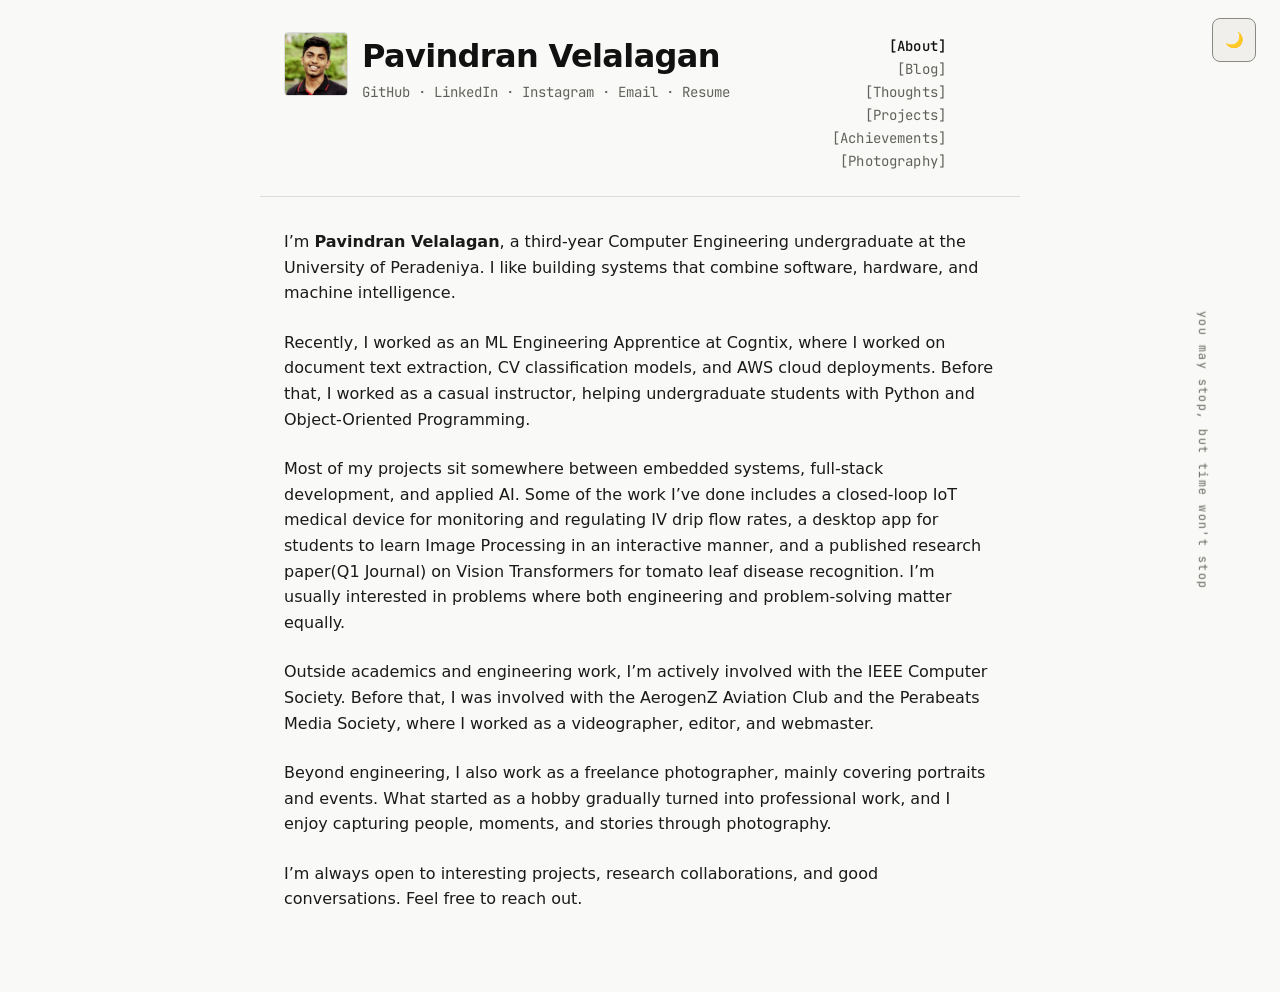
<file: index.html>
<!DOCTYPE html>
<html lang="en" data-theme="light">

<head>
  <meta charset="UTF-8" />
  <meta name="viewport" content="width=device-width, initial-scale=1.0" />
  <title>Pavindran Velalagan</title>
  <meta name="description"
    content="Portfolio of Pavindran Velalagan — Computer Engineering undergraduate, ML engineer, and builder of software and hardware systems." />
  <link rel="preconnect" href="https://fonts.googleapis.com" />
  <link rel="preconnect" href="https://fonts.gstatic.com" crossorigin />
  <link href="https://fonts.googleapis.com/css2?family=JetBrains+Mono:wght@300;400;500&display=swap" rel="stylesheet" />
  <link rel="stylesheet" href="style.css" />
  <link rel="icon" type="image/jpeg" href="docs/Pavindran.jpg" />
  <meta name="google-site-verification" content="TGgn_bEb4PueL32ZOj15AbenUt-0M1rpDxhKr2cJ-gc" />
  <!-- Google tag (gtag.js) -->
  <script async src="https://www.googletagmanager.com/gtag/js?id=G-84J6QSXKP3"></script>
  <script>
  window.dataLayer = window.dataLayer || [];
  function gtag(){dataLayer.push(arguments);}
  gtag('js', new Date());

  gtag('config', 'G-84J6QSXKP3');
  </script>

</head>

<body>

  <!-- Theme Toggle -->
  <button id="theme-toggle" class="theme-toggle" aria-label="Toggle theme" title="Toggle light/dark theme">
    <span class="toggle-icon" id="toggle-icon">🌙</span>
  </button>

  <!-- Vertical Side Text -->
  <div class="side-text">you may stop, but time won't stop</div>

  <!-- Header -->
  <header class="header">
    <div class="header-left">
      <div class="avatar-wrap">
        <img src="docs/Pavindran.jpg" alt="Pavindran Velalagan" class="avatar" />
      </div>
      <div class="header-info">
        <h1 class="name">Pavindran Velalagan</h1>
        <div class="header-links">
          <a href="https://github.com/pavindranvelalagan" target="_blank" rel="noopener">GitHub</a>
          <span class="dot">·</span>
          <a href="https://linkedin.com/in/pavindran-velalagan-404646214" target="_blank" rel="noopener">LinkedIn</a>
          <span class="dot">·</span>
          <!-- <a href="https://x.com/px_pavi" target="_blank" rel="noopener">X</a>
          <span class="dot">·</span> -->
          <a href="https://www.instagram.com/pavindran.px/" target="_blank" rel="noopener">Instagram</a>
          <span class="dot">·</span>
          <a href="mailto:pavindran.px@gmail.com">Email</a>
          <span class="dot">·</span>
          <a href="docs/PavindranV CV.pdf" target="_blank" rel="noopener">Resume</a>
        </div>
      </div>
    </div>
    <nav class="nav" aria-label="Main navigation">
      <a href="#" class="nav-link active" data-page="about">[About]</a>
      <a href="#" class="nav-link" data-page="blog">[Blog]</a>
      <a href="#" class="nav-link" data-page="thoughts">[Thoughts]</a>
      <a href="#" class="nav-link" data-page="projects">[Projects]</a>
      <a href="#" class="nav-link" data-page="achievements">[Achievements]</a>
      <a href="#" class="nav-link" data-page="photography">[Photography]</a>
    </nav>
  </header>

  <div class="divider"></div>

  <!-- Main Content -->
  <main class="main">

    <!-- ===== ABOUT PAGE ===== -->
    <section class="page active" id="page-about">
      <div class="about-text">
        <p>
          I’m <strong>Pavindran Velalagan</strong>, a third-year Computer Engineering undergraduate at the University of
          Peradeniya. I like building systems that combine software, hardware, and machine intelligence.
        </p>
        <p>
          Recently, I worked as an ML Engineering Apprentice at Cogntix, where I worked on document text extraction, CV
          classification models, and AWS cloud deployments. Before that, I worked as a casual instructor, helping
          undergraduate students with Python and Object-Oriented Programming.
        </p>
        <p>
          Most of my projects sit somewhere between embedded systems, full-stack development, and applied AI. Some of
          the work I’ve done includes a closed-loop IoT medical device for monitoring and regulating IV drip flow rates,
          a desktop app for students to learn Image Processing in an interactive manner, and a published research paper(Q1 Journal) on Vision
          Transformers for tomato leaf disease recognition. I’m usually interested in problems where both engineering
          and problem-solving matter equally.
        </p>
        <p>
          Outside academics and engineering work, I’m actively involved with the IEEE Computer Society. Before that, I
          was involved with the AerogenZ Aviation Club and the Perabeats Media Society, where I worked as a
          videographer, editor, and webmaster.
        </p>
        <p>
          Beyond engineering, I also work as a freelance photographer, mainly covering portraits and events. What
          started as a hobby gradually turned into professional work, and I enjoy capturing people, moments, and stories
          through photography.
        </p>
        <p>
          I’m always open to interesting projects, research collaborations, and good conversations. Feel free to reach
          out.
        </p>
      </div>
    </section>

    <!-- ===== BLOG PAGE ===== -->
    <section class="page" id="page-blog">
      <!-- Blog List View -->
      <div id="blog-list-view">
        <div class="blog-intro">
          <p>Tutorials, documentations, and deep dives on software, hardware, and LITERALLY WHATEVER!</p>
        </div>
        <div class="blog-filter-container" id="blog-filter-container">
          <!-- dynamically generated dropdown -->
        </div>
        <div class="blog-list" id="blog-list-container">
          <!-- Blog items will be dynamically generated -->
        </div>
      </div>

      <!-- Blog Detail View (hidden by default) -->
      <div id="blog-detail-view" style="display: none;">
        <button id="blog-back-btn" class="blog-back-btn">← [Back to Blogs]</button>
        <article id="blog-detail-content" class="blog-detail-content">
          <!-- Full blog content will be dynamically generated -->
        </article>
      </div>
    </section>

    <!-- ===== PROJECTS PAGE ===== -->
    <section class="page" id="page-projects">

      <!-- Filter Tabs -->
      <div class="filter-tabs" role="tablist" aria-label="Project filter">
        <button class="filter-tab active" data-filter="all" role="tab" aria-selected="true">All</button>
        <button class="filter-tab" data-filter="software" role="tab" aria-selected="false">Software</button>
        <button class="filter-tab" data-filter="iot" role="tab" aria-selected="false">IoT / Embedded</button>
        <button class="filter-tab" data-filter="publication" role="tab" aria-selected="false">Publications</button>
      </div>

      <div class="projects-list" id="projects-list">

        <!-- Smart IV Retrofit Controller — IoT -->
        <div class="project-item" data-category="iot">
          <div class="project-info">
            <div class="project-title-row">
              <a href="https://github.com/cepdnaclk/e21-3yp-Smart-IV" target="_blank" rel="noopener"
                class="project-title">[Smart IV Retrofit Controller]</a>
              <a href="https://github.com/cepdnaclk/e21-3yp-Smart-IV" target="_blank" rel="noopener" class="github-icon"
                title="View on GitHub">
                <svg width="15" height="15" viewBox="0 0 24 24" fill="currentColor">
                  <path
                    d="M12 0C5.37 0 0 5.37 0 12c0 5.31 3.435 9.795 8.205 11.385.6.105.825-.255.825-.57 0-.285-.015-1.23-.015-2.235-3.015.555-3.795-.735-4.035-1.41-.135-.345-.72-1.41-1.23-1.695-.42-.225-1.02-.78-.015-.795.945-.015 1.62.87 1.845 1.23 1.08 1.815 2.805 1.305 3.495.99.105-.78.42-1.305.765-1.605-2.67-.3-5.46-1.335-5.46-5.925 0-1.305.465-2.385 1.23-3.225-.12-.3-.54-1.53.12-3.18 0 0 1.005-.315 3.3 1.23.96-.27 1.98-.405 3-.405s2.04.135 3 .405c2.295-1.56 3.3-1.23 3.3-1.23.66 1.65.24 2.88.12 3.18.765.84 1.23 1.905 1.23 3.225 0 4.605-2.805 5.625-5.475 5.925.435.375.81 1.095.81 2.22 0 1.605-.015 2.895-.015 3.3 0 .315.225.69.825.57A12.02 12.02 0 0 0 24 12c0-6.63-5.37-12-12-12z" />
                </svg>
              </a>
              <span class="project-badge badge-iot">IoT / Embedded</span>
              <span class="project-date">Jan 2026 – Present</span>
            </div>
            <p class="project-tech">ESP32 · MQTT · C++ · Hardware Design · IoT</p>
            <p class="project-desc">
              Developing a closed-loop medical device to bridge the gap between inaccurate gravity-fed drips
              and costly volumetric infusion pumps. Implements an intelligent stepper motor mechanism with an
              IR drop counter to automatically regulate flow rate, and integrates IoT connectivity via MQTT
              to a centralized ward dashboard for real-time monitoring.
            </p>
          </div>
          <div class="project-gif">
            <img
              src="https://media3.giphy.com/media/v1.Y2lkPTc5MGI3NjExYzgwNzJlZGpvbWo3ZHE4dno5cHpqcmtwdDd4ZHN0OGJuZDBudGk1NSZlcD12MV9pbnRlcm5hbF9naWZfYnlfaWQmY3Q9Zw/zxaWSUXx2YU4AOZq30/giphy.gif"
              alt="IoT device demo" loading="lazy" />
          </div>
        </div>

        <!-- Kanakku — Software -->
        <div class="project-item" data-category="software">
          <div class="project-info">
            <div class="project-title-row">
              <a href="https://github.com/pavindranvelalagan/kanakku" target="_blank" rel="noopener"
                class="project-title">[Kanakku - A Cross Platform App]</a>
              <a href="https://github.com/pavindranvelalagan/kanakku" target="_blank" rel="noopener" class="github-icon"
                title="View on GitHub">
                <svg width="15" height="15" viewBox="0 0 24 24" fill="currentColor">
                  <path
                    d="M12 0C5.37 0 0 5.37 0 12c0 5.31 3.435 9.795 8.205 11.385.6.105.825-.255.825-.57 0-.285-.015-1.23-.015-2.235-3.015.555-3.795-.735-4.035-1.41-.135-.345-.72-1.41-1.23-1.695-.42-.225-1.02-.78-.015-.795.945-.015 1.62.87 1.845 1.23 1.08 1.815 2.805 1.305 3.495.99.105-.78.42-1.305.765-1.605-2.67-.3-5.46-1.335-5.46-5.925 0-1.305.465-2.385 1.23-3.225-.12-.3-.54-1.53.12-3.18 0 0 1.005-.315 3.3 1.23.96-.27 1.98-.405 3-.405s2.04.135 3 .405c2.295-1.56 3.3-1.23 3.3-1.23.66 1.65.24 2.88.12 3.18.765.84 1.23 1.905 1.23 3.225 0 4.605-2.805 5.625-5.475 5.925.435.375.81 1.095.81 2.22 0 1.605-.015 2.895-.015 3.3 0 .315.225.69.825.57A12.02 12.02 0 0 0 24 12c0-6.63-5.37-12-12-12z" />
                </svg>
              </a>
              <span class="project-badge badge-software">Software</span>
              <span class="project-date">Dec 2025</span>
            </div>
            <p class="project-tech">Flutter · Dart · SQLite · Cross-platform · Mobile App</p>
            <p class="project-desc">
              Kanakku is a minimalist, offline-first Flutter app. Developed in spare time to manage shared expenses
              and split bills among friends, as well as track active subscriptions. Built with a clean offline-first
              architecture for easy local ledger keeping.
            </p>
          </div>
          <div class="project-gif">
            <img
              src="https://media.giphy.com/media/v1.Y2lkPTc5MGI3NjExYzJsNnByZTJvZDczdTNtcjhsbHBxcGtzZTY1ZHYzaG9uZHl3dGZnbCZlcD12MV9naWZzX3NlYXJjaCZjdD1n/QWd0DkjWZrH3bxW1c9/giphy.gif"
              alt="Kanakku app demo" loading="lazy" />
          </div>
        </div>

        <!-- Image Processing Learning Lab — Software -->
        <div class="project-item" data-category="software">
          <div class="project-info">
            <div class="project-title-row">
              <a href="https://github.com/pavindranvelalagan/image-processing-learning-lab" target="_blank"
                rel="noopener" class="project-title">[Image Processing Learning Lab]</a>
              <a href="https://github.com/pavindranvelalagan/image-processing-learning-lab" target="_blank"
                rel="noopener" class="github-icon" title="View on GitHub">
                <svg width="15" height="15" viewBox="0 0 24 24" fill="currentColor">
                  <path
                    d="M12 0C5.37 0 0 5.37 0 12c0 5.31 3.435 9.795 8.205 11.385.6.105.825-.255.825-.57 0-.285-.015-1.23-.015-2.235-3.015.555-3.795-.735-4.035-1.41-.135-.345-.72-1.41-1.23-1.695-.42-.225-1.02-.78-.015-.795.945-.015 1.62.87 1.845 1.23 1.08 1.815 2.805 1.305 3.495.99.105-.78.42-1.305.765-1.605-2.67-.3-5.46-1.335-5.46-5.925 0-1.305.465-2.385 1.23-3.225-.12-.3-.54-1.53.12-3.18 0 0 1.005-.315 3.3 1.23.96-.27 1.98-.405 3-.405s2.04.135 3 .405c2.295-1.56 3.3-1.23 3.3-1.23.66 1.65.24 2.88.12 3.18.765.84 1.23 1.905 1.23 3.225 0 4.605-2.805 5.625-5.475 5.925.435.375.81 1.095.81 2.22 0 1.605-.015 2.895-.015 3.3 0 .315.225.69.825.57A12.02 12.02 0 0 0 24 12c0-6.63-5.37-12-12-12z" />
                </svg>
              </a>
              <span class="project-badge badge-software">Software</span>
              <span class="project-date">Nov – Dec 2025</span>
            </div>
            <p class="project-tech">Python · PyQt5 · OpenCV · NumPy · Matplotlib</p>
            <p class="project-desc">
              An offline desktop lab application for the Digital Image Processing course. Implements
              visualization for syllabus-aligned operations including Histograms, K-Means segmentation,
              Fourier Transform, and simple CNNs. Features a "Learn This" panel providing intuition,
              formulas, and real-world use cases alongside live code execution.
            </p>
          </div>
          <div class="project-gif">
            <img
              src="https://media.giphy.com/media/v1.Y2lkPTc5MGI3NjExZHlnOGQ0azltOHR0NXN0am95b3BqdDNpMGJ0dXl6ajdycmRiaWN4NiZlcD12MV9naWZzX3NlYXJjaCZjdD1n/SGVjk4dMDMk7TgTnZM/giphy.gif"
              alt="Image processing demo" loading="lazy" />
          </div>
        </div>

        <!-- Event Management System — Software -->
        <div class="project-item" data-category="software">
          <div class="project-info">
            <div class="project-title-row">
              <a href="https://github.com/pavindranvelalagan/NexEvent_Event_Management_System" target="_blank"
                rel="noopener" class="project-title">[Event Management System]</a>
              <a href="https://github.com/pavindranvelalagan/NexEvent_Event_Management_System" target="_blank"
                rel="noopener" class="github-icon" title="View on GitHub">
                <svg width="15" height="15" viewBox="0 0 24 24" fill="currentColor">
                  <path
                    d="M12 0C5.37 0 0 5.37 0 12c0 5.31 3.435 9.795 8.205 11.385.6.105.825-.255.825-.57 0-.285-.015-1.23-.015-2.235-3.015.555-3.795-.735-4.035-1.41-.135-.345-.72-1.41-1.23-1.695-.42-.225-1.02-.78-.015-.795.945-.015 1.62.87 1.845 1.23 1.08 1.815 2.805 1.305 3.495.99.105-.78.42-1.305.765-1.605-2.67-.3-5.46-1.335-5.46-5.925 0-1.305.465-2.385 1.23-3.225-.12-.3-.54-1.53.12-3.18 0 0 1.005-.315 3.3 1.23.96-.27 1.98-.405 3-.405s2.04.135 3 .405c2.295-1.56 3.3-1.23 3.3-1.23.66 1.65.24 2.88.12 3.18.765.84 1.23 1.905 1.23 3.225 0 4.605-2.805 5.625-5.475 5.925.435.375.81 1.095.81 2.22 0 1.605-.015 2.895-.015 3.3 0 .315.225.69.825.57A12.02 12.02 0 0 0 24 12c0-6.63-5.37-12-12-12z" />
                </svg>
              </a>
              <span class="project-badge badge-software">Software</span>
              <span class="project-date">Aug – Nov 2025</span>
            </div>
            <p class="project-tech">React · TypeScript · Node.js (Fastify) · PostgreSQL · Google Gemini</p>
            <p class="project-desc">
              Full-stack API-first monorepo with role-based JWT authentication and Zod schema validation.
              Integrated an AI-driven "Budget Bot" powered by Google Gemini to analyze expenses and surface
              spending insights. Features automatic database bootstrapping, mock data seeding, and expense
              analytics dashboards.
            </p>
          </div>
          <div class="project-gif">
            <img
              src="https://media4.giphy.com/media/v1.Y2lkPTc5MGI3NjExZm9meDJwMmF1YnJtYWUya25hZXBvOXAycDAzaHpweHEzNWdidnVnMCZlcD12MV9pbnRlcm5hbF9naWZfYnlfaWQmY3Q9Zw/u1WhXLjwgcXpHJBMRM/giphy.gif"
              alt="Event management system demo" loading="lazy" />
          </div>
        </div>

        <!-- Data Analytics Web App — Software -->
        <div class="project-item" data-category="software">
          <div class="project-info">
            <div class="project-title-row">
              <a href="https://github.com/pavindranvelalagan/Data-analytics" target="_blank" rel="noopener"
                class="project-title">[Data
                Analytics Web App]</a>
              <a href="https://github.com/pavindranvelalagan/Data-analytics" target="_blank" rel="noopener"
                class="github-icon" title="View on GitHub">
                <svg width="15" height="15" viewBox="0 0 24 24" fill="currentColor">
                  <path
                    d="M12 0C5.37 0 0 5.37 0 12c0 5.31 3.435 9.795 8.205 11.385.6.105.825-.255.825-.57 0-.285-.015-1.23-.015-2.235-3.015.555-3.795-.735-4.035-1.41-.135-.345-.72-1.41-1.23-1.695-.42-.225-1.02-.78-.015-.795.945-.015 1.62.87 1.845 1.23 1.08 1.815 2.805 1.305 3.495.99.105-.78.42-1.305.765-1.605-2.67-.3-5.46-1.335-5.46-5.925 0-1.305.465-2.385 1.23-3.225-.12-.3-.54-1.53.12-3.18 0 0 1.005-.315 3.3 1.23.96-.27 1.98-.405 3-.405s2.04.135 3 .405c2.295-1.56 3.3-1.23 3.3-1.23.66 1.65.24 2.88.12 3.18.765.84 1.23 1.905 1.23 3.225 0 4.605-2.805 5.625-5.475 5.925.435.375.81 1.095.81 2.22 0 1.605-.015 2.895-.015 3.3 0 .315.225.69.825.57A12.02 12.02 0 0 0 24 12c0-6.63-5.37-12-12-12z" />
                </svg>
              </a>
              <span class="project-badge badge-software">Software</span>
              <span class="project-date">Apr – Jun 2018</span>
            </div>
            <p class="project-tech">Python (Django) · JavaScript · PHP · MySQL</p>
            <p class="project-desc">
              Solo-developed a web app allowing CSV/Excel data import and generation of complex analytical
              graphs. Selected as a finalist in the <strong>Yarl Geek Challenge 2018</strong>.
            </p>
          </div>
          <div class="project-gif">
            <img
              src="https://media3.giphy.com/media/v1.Y2lkPTc5MGI3NjExcm5manU1aTZwc2pndnJhNGZnZjU5MW9laTh1aDF4a2UxZGRocjBvciZlcD12MV9pbnRlcm5hbF9naWZfYnlfaWQmY3Q9Zw/xT5LMWNOjGqJzUfyve/giphy.gif"
              alt="Data analytics demo" loading="lazy" />
          </div>
        </div>

        <!-- ViT-RoT Publication — Publication -->
        <div class="project-item" data-category="publication">
          <div class="project-info">
            <div class="project-title-row">
              <a href="https://www.mdpi.com/2624-7402/7/6/185" target="_blank" rel="noopener"
                class="project-title">[ViT-RoT: Vision Transformer-Based Robust Framework for Tomato Leaf Disease
                Recognition]</a>
              <span class="project-badge badge-pub">Publication</span>
              <span class="project-date">Jun 10, 2025</span>
            </div>
            <p class="project-tech">Vision Transformers · Deep Learning · Python · AgriEngineering</p>
            <p class="project-desc">
              <strong>Pavindran Velalagan</strong> et al. Published in <em>MDPI – AgriEngineering</em>, June 2025.
              A robust ViT-based framework for automated recognition of tomato leaf diseases,
              achieving high accuracy with a focus on practical agricultural deployment.
              <br />
              <a href="https://www.mdpi.com/2624-7402/7/6/185" target="_blank" rel="noopener" class="pub-link">→ Read
                paper</a>
            </p>
          </div>
          <div class="project-gif project-gif-pub">
            <img
              src="https://media1.giphy.com/media/v1.Y2lkPTc5MGI3NjExdDJicTBvZWgxZHU3ODU2amt5b2NzbnMweWJkanVxamVka2pldGNuciZlcD12MV9pbnRlcm5hbF9naWZfYnlfaWQmY3Q9Zw/5bo80GJx2qsHm0aITX/giphy.gif"
              alt="Research publication" loading="lazy" />
          </div>
        </div>

      </div>
    </section>

    <!-- ===== ACHIEVEMENTS PAGE ===== -->
    <section class="page" id="page-achievements">
      <div class="achievements-list">



        <div class="achievement-item">
  <span class="achievement-title">
    Winner — Best Innovative Product (Central Province) at SLASSCOM National Ingenuity Awards 2026
  </span>
  <span class="achievement-date">Jun 2026</span>
  <p class="achievement-desc">
    Awarded for Smart IV, our 3rd Year Project, at the SLASSCOM National Ingenuity Awards 2026.
  </p>
</div>

<div class="achievement-item">
  <span class="achievement-title">
    1st Runner Up — NetX IoT Challenge 2026
  </span>
  <span class="achievement-date">Sep 2026</span>
  <p class="achievement-desc">
    Secured 1st Runner Up in the IoT competition with the Smart IV project.
  </p>
</div>

<div class="achievement-item">
  <span class="achievement-title">
    Finalist — InnovIoT Challenge 2026
  </span>
  <span class="achievement-date">Sep 2026</span>
  <p class="achievement-desc">
    Selected as a finalist in the IoT competition with the Smart IV project.
  </p>
</div>

<div class="achievement-item">
  <span class="achievement-title">
    Finalist — SLIoT Challenge 2026
  </span>
  <span class="achievement-date">Feb 2026</span>
  <p class="achievement-desc">
    Selected as a finalist in the national IoT competition with the Smart IV project.
  </p>
</div>

        <div class="achievement-item">
          <a href="https://www.mdpi.com/2624-7402/7/6/185" target="_blank" rel="noopener"
            class="achievement-title">Published Research — MDPI AgriEngineering</a>
          <span class="achievement-date">Jun 2025</span>
          <p class="achievement-desc">
            Co-authored <em>ViT-RoT: Vision Transformer-Based Robust Framework for Tomato Leaf Disease Recognition</em>,
            published in MDPI AgriEngineering (J.1). First listed author.
          </p>
        </div>

        <div class="achievement-item">
          <span class="achievement-title">Finalist — Startup Spark 2024</span>
          <span class="achievement-date">Oct 2024</span>
          <p class="achievement-desc">
            Selected as a finalist for the Intelligent Traffic Monitoring System (ITMS) with Team Zephyrus
            at the IESL Student Chapter competition hosted by the University of Moratuwa. Proposed an
            AI-driven solution with dynamic traffic signal control and emergency vehicle prioritization.
          </p>
        </div>

        

        

       

        <div class="achievement-item">
          <span class="achievement-title">Finalist — Yarl Geek Challenge Season 7</span>
          <span class="achievement-date">2018</span>
          <p class="achievement-desc">
            Selected as a finalist for a solo-built Data Analytics Web Application at the Yarl Geek
            Challenge hosted by Yarl IT Hub. This was back in my school days in Grade 11 : )
          </p>
        </div>



        <div class="achievement-item">
          <span class="achievement-title">ML Engineering Apprentice — Cogntix</span>
          <span class="achievement-date">Aug Oct 2025</span>
          <p class="achievement-desc">
            Worked on text extraction for complex multi-column CV layouts, AI-based CV filtering,
            document classification models, and cloud deployment using AWS (EC2, Route 53, Lightsail, Lambda).
          </p>
        </div>

      </div>
    </section>

    <!-- ===== PHOTOGRAPHY PAGE ===== -->
    <section class="page" id="page-photography">
      <div class="photo-grid" id="photo-grid">
        <div class="photo-loading">Loading Instagram posts...</div>
      </div>
    </section>

    <!-- ===== THOUGHTS PAGE ===== -->
    <section class="page" id="page-thoughts">
      <div class="thoughts-intro">
        <p>Short thoughts, ideas, and whatever comes into my mind...</p>
      </div>
      <div class="thoughts-grid" id="thoughts-grid">
        <div class="photo-loading">Loading thoughts...</div>
      </div>
    </section>

  </main>

  <!-- Lightbox Overlay -->
  <div id="lightbox" class="lightbox">
    <span class="lightbox-close">&times;</span>
    <img class="lightbox-content" id="lightbox-img">
  </div>

  <script src="photography-data.js"></script>
  <script src="blogs-data.js"></script>
  <script src="thoughts-data.js"></script>
  <script src="script.js"></script>

  <!-- Extended GA4 analytics instrumentation -->
  <script>
    (() => {
      "use strict";

      const MEASUREMENT_ID = "G-84J6QSXKP3";
      const SCROLL_THRESHOLDS = [25, 50, 75, 90, 100];
      const ENGAGEMENT_MILESTONES = [15, 30, 60, 120, 300, 600];
      const DOWNLOAD_EXTENSIONS = new Set([
        "pdf", "doc", "docx", "xls", "xlsx", "ppt", "pptx",
        "zip", "rar", "7z", "csv", "txt", "rtf"
      ]);

      const state = {
        currentSection: "about",
        currentArticle: null,
        sectionSeconds: 0,
        articleSeconds: 0,
        activeSeconds: 0,
        maxScrollPercent: 0,
        scrollMilestones: new Map(),
        engagementMilestones: new Set(),
        projectImpressions: new Set(),
        exitSent: false,
        vitalsSent: false,
        lcp: 0,
        cls: 0,
        inp: 0,
        fcp: 0
      };

      const cleanText = (value, maxLength = 150) => {
        return String(value || "")
          .replace(/\s+/g, " ")
          .trim()
          .slice(0, maxLength);
      };

      const slugify = (value) => {
        return cleanText(value, 120)
          .toLowerCase()
          .replace(/[^a-z0-9]+/g, "-")
          .replace(/^-+|-+$/g, "") || "item";
      };

      const getSectionName = (element = null) => {
        const section = element?.closest?.(".page") ||
          document.querySelector(".page.active");
        return section?.id?.replace(/^page-/, "") || state.currentSection || "unknown";
      };

      const getContextName = () => {
        if (state.currentArticle) {
          return `blog:${slugify(state.currentArticle)}`;
        }
        return `section:${state.currentSection}`;
      };

      const getLinkDomain = (href) => {
        try {
          return new URL(href, window.location.href).hostname || "internal";
        } catch {
          return "unknown";
        }
      };

      const safeHref = (anchor) => {
        const rawHref = anchor?.getAttribute?.("href") || "";
        if (/^(mailto:|tel:)/i.test(rawHref)) {
          return "";
        }

        try {
          const url = new URL(anchor.href, window.location.href);
          url.searchParams.delete("email");
          url.searchParams.delete("name");
          return url.href.slice(0, 500);
        } catch {
          return rawHref.slice(0, 500);
        }
      };

      const track = (eventName, parameters = {}) => {
        if (typeof window.gtag !== "function") {
          return;
        }

        const payload = {
          ...parameters,
          page_section: parameters.page_section || getSectionName(),
          transport_type: "beacon"
        };

        window.gtag("event", eventName, payload);
      };

      const virtualPageView = (path, title) => {
        const normalizedPath = path.startsWith("/") ? path : `/${path}`;
        track("page_view", {
          page_location: `${window.location.origin}${window.location.pathname}#${normalizedPath.slice(1)}`,
          page_path: normalizedPath,
          page_title: cleanText(title, 100)
        });
      };

      const sendSectionEngagement = () => {
        if (!state.currentSection || state.sectionSeconds < 1) {
          state.sectionSeconds = 0;
          return;
        }

        track("section_engagement", {
          section_name: state.currentSection,
          engagement_time_seconds: state.sectionSeconds
        });

        state.sectionSeconds = 0;
      };

      const sendArticleEngagement = () => {
        if (!state.currentArticle || state.articleSeconds < 1) {
          state.articleSeconds = 0;
          return;
        }

        track("blog_article_engagement", {
          article_title: cleanText(state.currentArticle, 120),
          engagement_time_seconds: state.articleSeconds
        });

        state.articleSeconds = 0;
      };

      const switchSection = (sectionName, source = "navigation") => {
        const nextSection = cleanText(sectionName, 60) || "unknown";

        if (nextSection !== state.currentSection) {
          sendSectionEngagement();
          state.currentSection = nextSection;
          state.sectionSeconds = 0;
        }

        track("section_view", {
          section_name: nextSection,
          navigation_source: source
        });

        virtualPageView(`/${nextSection}`, `${document.title} | ${nextSection}`);
      };

      const getBlogArticleTitle = () => {
        const container = document.getElementById("blog-detail-content");
        if (!container) {
          return "";
        }

        const heading = container.querySelector(
          "h1, h2, .blog-title, .blog-detail-title, [data-blog-title]"
        );

        return cleanText(
          heading?.getAttribute?.("data-blog-title") ||
          heading?.textContent ||
          container.firstElementChild?.textContent,
          120
        );
      };

      const isBlogDetailVisible = () => {
        const detail = document.getElementById("blog-detail-view");
        if (!detail) {
          return false;
        }

        return window.getComputedStyle(detail).display !== "none";
      };

      const syncBlogArticleState = () => {
        const visible = isBlogDetailVisible();
        const title = visible ? getBlogArticleTitle() : "";

        if (!visible || !title) {
          if (state.currentArticle) {
            sendArticleEngagement();
            state.currentArticle = null;
            state.articleSeconds = 0;
          }
          return;
        }

        if (title === state.currentArticle) {
          return;
        }

        sendArticleEngagement();
        state.currentArticle = title;
        state.articleSeconds = 0;

        track("blog_article_view", {
          article_title: title,
          article_slug: slugify(title)
        });

        virtualPageView(`/blog/${slugify(title)}`, `${document.title} | ${title}`);
      };

      const recordScrollDepth = () => {
        const root = document.documentElement;
        const scrollableHeight = Math.max(
          root.scrollHeight - window.innerHeight,
          1
        );

        let percent = Math.round((window.scrollY / scrollableHeight) * 100);
        percent = Math.max(0, Math.min(100, percent));

        if (percent >= 99) {
          percent = 100;
        }

        state.maxScrollPercent = Math.max(state.maxScrollPercent, percent);

        const context = getContextName();
        if (!state.scrollMilestones.has(context)) {
          state.scrollMilestones.set(context, new Set());
        }

        const reached = state.scrollMilestones.get(context);

        SCROLL_THRESHOLDS.forEach((threshold) => {
          if (percent >= threshold && !reached.has(threshold)) {
            reached.add(threshold);

            track("scroll_depth", {
              scroll_percent: threshold,
              content_context: context,
              article_title: state.currentArticle || undefined,
              section_name: state.currentSection
            });
          }
        });
      };

      const trackLandingContext = () => {
        const params = new URLSearchParams(window.location.search);
        let referrerDomain = "(direct)";

        if (document.referrer) {
          try {
            referrerDomain = new URL(document.referrer).hostname || "(direct)";
          } catch {
            referrerDomain = "(unknown)";
          }
        }

        track("landing_context", {
          landing_page: window.location.pathname,
          referrer_domain: referrerDomain,
          campaign_source: cleanText(params.get("utm_source") || "(not set)", 80),
          campaign_medium: cleanText(params.get("utm_medium") || "(not set)", 80),
          campaign_name: cleanText(params.get("utm_campaign") || "(not set)", 100)
        });
      };

      const detectSocialPlatform = (hostname) => {
        const host = hostname.toLowerCase();

        if (host.includes("linkedin.com")) return "linkedin";
        if (host.includes("github.com")) return "github";
        if (host.includes("instagram.com")) return "instagram";
        if (host === "x.com" || host.includes("twitter.com")) return "x";
        if (host.includes("youtube.com") || host.includes("youtu.be")) return "youtube";
        if (host.includes("facebook.com")) return "facebook";
        if (host.includes("medium.com")) return "medium";

        return "";
      };

      const trackAnchorClick = (anchor) => {
        const rawHref = anchor.getAttribute("href") || "";
        const linkText = cleanText(
          anchor.getAttribute("aria-label") ||
          anchor.getAttribute("title") ||
          anchor.textContent,
          120
        );
        const sectionName = getSectionName(anchor);
        const linkDomain = getLinkDomain(anchor.href || rawHref);
        const isMail = rawHref.toLowerCase().startsWith("mailto:");
        const isTel = rawHref.toLowerCase().startsWith("tel:");

        let parsedUrl = null;
        try {
          parsedUrl = new URL(anchor.href, window.location.href);
        } catch {
          parsedUrl = null;
        }

        const isExternal = Boolean(
          parsedUrl &&
          /^https?:$/i.test(parsedUrl.protocol) &&
          parsedUrl.origin !== window.location.origin
        );

        track("link_click", {
          link_text: linkText,
          link_domain: linkDomain,
          link_url: safeHref(anchor),
          link_type: isMail ? "email" : isTel ? "telephone" : isExternal ? "outbound" : "internal",
          page_section: sectionName
        });

        if (isMail || isTel) {
          track("contact_click", {
            contact_method: isMail ? "email" : "telephone",
            link_text: linkText,
            page_section: sectionName
          });
          return;
        }

        if (isExternal) {
          track("outbound_link_click", {
            link_text: linkText,
            link_domain: linkDomain,
            link_url: safeHref(anchor),
            page_section: sectionName
          });
        }

        const socialPlatform = detectSocialPlatform(linkDomain);
        if (socialPlatform) {
          track("social_click", {
            social_platform: socialPlatform,
            link_text: linkText,
            page_section: sectionName
          });
        }

        const path = parsedUrl?.pathname || rawHref;
        const extensionMatch = path.match(/\.([a-z0-9]+)$/i);
        const extension = extensionMatch?.[1]?.toLowerCase() || "";

        if (DOWNLOAD_EXTENSIONS.has(extension)) {
          const fileName = decodeURIComponent(path.split("/").pop() || "");

          track("document_download", {
            file_name: cleanText(fileName, 120),
            file_extension: extension,
            link_text: linkText,
            page_section: sectionName
          });
        }

        if (
          /resume|cv/i.test(linkText) ||
          /resume|cv/i.test(path)
        ) {
          track("resume_click", {
            link_text: linkText || "resume",
            file_name: cleanText(decodeURIComponent(path.split("/").pop() || ""), 120)
          });
        }

        const projectItem = anchor.closest(".project-item");
        if (projectItem) {
          const projectTitle = cleanText(
            projectItem.querySelector(".project-title")?.textContent,
            120
          );
          const category = cleanText(projectItem.dataset.category, 50);
          const clickTarget = anchor.classList.contains("github-icon")
            ? "github_icon"
            : anchor.classList.contains("pub-link")
              ? "publication_link"
              : "project_title";

          track("project_click", {
            project_name: projectTitle,
            project_category: category,
            click_target: clickTarget,
            link_domain: linkDomain,
            link_url: safeHref(anchor)
          });
        }

        if (
          anchor.classList.contains("pub-link") ||
          /mdpi\.com$/i.test(linkDomain) ||
          /paper|publication|research/i.test(linkText)
        ) {
          track("publication_click", {
            publication_title: cleanText(
              anchor.closest(".project-item, .achievement-item")
                ?.querySelector(".project-title, .achievement-title")
                ?.textContent || linkText,
              150
            ),
            link_domain: linkDomain
          });
        }

        if (anchor.closest(".achievement-item")) {
          track("achievement_link_click", {
            achievement_title: cleanText(
              anchor.closest(".achievement-item")
                ?.querySelector(".achievement-title")
                ?.textContent,
              150
            ),
            link_domain: linkDomain
          });
        }
      };

      const setupProjectImpressions = () => {
        if (!("IntersectionObserver" in window)) {
          return;
        }

        const observer = new IntersectionObserver((entries) => {
          entries.forEach((entry) => {
            if (!entry.isIntersecting || entry.intersectionRatio < 0.5) {
              return;
            }

            const item = entry.target;
            const title = cleanText(
              item.querySelector(".project-title")?.textContent,
              120
            );

            if (!title || state.projectImpressions.has(title)) {
              return;
            }

            state.projectImpressions.add(title);

            track("project_impression", {
              project_name: title,
              project_category: cleanText(item.dataset.category, 50)
            });
          });
        }, {
          threshold: [0.5]
        });

        document.querySelectorAll(".project-item").forEach((item) => {
          observer.observe(item);
        });
      };

      const setupPerformanceTracking = () => {
        const supported = window.PerformanceObserver?.supportedEntryTypes || [];

        try {
          if (supported.includes("largest-contentful-paint")) {
            const lcpObserver = new PerformanceObserver((list) => {
              const entries = list.getEntries();
              const last = entries[entries.length - 1];
              if (last) {
                state.lcp = Math.round(last.startTime);
              }
            });
            lcpObserver.observe({ type: "largest-contentful-paint", buffered: true });
          }
        } catch {}

        try {
          if (supported.includes("layout-shift")) {
            const clsObserver = new PerformanceObserver((list) => {
              list.getEntries().forEach((entry) => {
                if (!entry.hadRecentInput) {
                  state.cls += entry.value;
                }
              });
            });
            clsObserver.observe({ type: "layout-shift", buffered: true });
          }
        } catch {}

        try {
          if (supported.includes("event")) {
            const inpObserver = new PerformanceObserver((list) => {
              list.getEntries().forEach((entry) => {
                if (entry.interactionId && entry.duration > state.inp) {
                  state.inp = Math.round(entry.duration);
                }
              });
            });
            inpObserver.observe({
              type: "event",
              buffered: true,
              durationThreshold: 40
            });
          }
        } catch {}

        const paints = performance.getEntriesByType("paint");
        const fcp = paints.find((entry) => entry.name === "first-contentful-paint");
        if (fcp) {
          state.fcp = Math.round(fcp.startTime);
        } else {
          try {
            if (supported.includes("paint")) {
              const paintObserver = new PerformanceObserver((list) => {
                const entry = list.getEntries()
                  .find((item) => item.name === "first-contentful-paint");
                if (entry) {
                  state.fcp = Math.round(entry.startTime);
                }
              });
              paintObserver.observe({ type: "paint", buffered: true });
            }
          } catch {}
        }

        window.addEventListener("load", () => {
          window.setTimeout(() => {
            const nav = performance.getEntriesByType("navigation")[0];
            if (!nav) {
              return;
            }

            track("page_performance", {
              ttfb_ms: Math.round(nav.responseStart),
              dom_content_loaded_ms: Math.round(nav.domContentLoadedEventEnd),
              page_load_ms: Math.round(nav.loadEventEnd),
              transfer_size_kb: Math.round((nav.transferSize || 0) / 1024)
            });
          }, 0);
        }, { once: true });
      };

      const sendWebVitals = () => {
        if (state.vitalsSent) {
          return;
        }

        state.vitalsSent = true;

        track("web_vitals_summary", {
          lcp_ms: state.lcp || 0,
          cls_score: Number(state.cls.toFixed(4)),
          inp_ms: state.inp || 0,
          fcp_ms: state.fcp || 0
        });
      };

      const sendPageExit = () => {
        if (state.exitSent) {
          return;
        }

        state.exitSent = true;
        sendSectionEngagement();
        sendArticleEngagement();
        sendWebVitals();

        track("page_exit", {
          active_time_seconds: state.activeSeconds,
          maximum_scroll_percent: state.maxScrollPercent,
          exit_section: state.currentSection,
          exit_article: state.currentArticle || undefined
        });
      };

      window.addEventListener("error", (event) => {
        track("javascript_error", {
          error_message: cleanText(event.message || "Unknown JavaScript error", 150),
          error_file: cleanText(event.filename?.split("/").pop(), 80),
          error_line: event.lineno || 0,
          error_column: event.colno || 0
        });
      });

      window.addEventListener("unhandledrejection", (event) => {
        track("unhandled_promise_rejection", {
          error_message: cleanText(
            event.reason?.message || event.reason || "Unhandled promise rejection",
            150
          )
        });
      });

      document.addEventListener("click", (event) => {
        const navLink = event.target.closest(".nav-link[data-page]");
        if (navLink) {
          const sectionName = navLink.dataset.page || "unknown";
          window.setTimeout(() => switchSection(sectionName, "main_navigation"), 0);
        }

        const anchor = event.target.closest("a");
        if (anchor) {
          trackAnchorClick(anchor);
        }

        const button = event.target.closest("button");
        if (button) {
          const buttonText = cleanText(
            button.getAttribute("aria-label") ||
            button.getAttribute("title") ||
            button.textContent,
            100
          );

          track("button_click", {
            button_id: cleanText(button.id, 80),
            button_text: buttonText,
            page_section: getSectionName(button)
          });
        }

        const filterTab = event.target.closest(".filter-tab[data-filter]");
        if (filterTab) {
          track("project_filter", {
            filter_name: cleanText(filterTab.dataset.filter, 50)
          });
        }

        const blogFilterButton = event.target.closest(
          "#blog-filter-container button, #blog-filter-container [data-filter]"
        );
        if (blogFilterButton) {
          track("blog_filter", {
            filter_name: cleanText(
              blogFilterButton.dataset.filter ||
              blogFilterButton.textContent,
              80
            )
          });
        }

        const blogListItem = event.target.closest(
          "#blog-list-container a, #blog-list-container button, " +
          "#blog-list-container [role='button'], #blog-list-container .blog-item, " +
          "#blog-list-container .blog-card"
        );
        if (blogListItem) {
          const title = cleanText(
            blogListItem.querySelector?.(
              "h1, h2, h3, .blog-title, [data-blog-title]"
            )?.textContent ||
            blogListItem.getAttribute?.("data-blog-title") ||
            blogListItem.textContent,
            120
          );

          track("blog_article_click", {
            article_title: title,
            article_slug: slugify(title)
          });

          window.setTimeout(syncBlogArticleState, 0);
        }

        if (event.target.closest("#blog-back-btn")) {
          track("blog_back_to_list", {
            article_title: state.currentArticle || undefined
          });
          window.setTimeout(syncBlogArticleState, 0);
        }

        const thoughtItem = event.target.closest(
          "#thoughts-grid a, #thoughts-grid button, #thoughts-grid [role='button'], " +
          "#thoughts-grid .thought-item, #thoughts-grid .thought-card"
        );
        if (thoughtItem) {
          track("thought_open", {
            thought_title: cleanText(
              thoughtItem.querySelector?.("h1, h2, h3, .thought-title")?.textContent ||
              thoughtItem.textContent,
              120
            )
          });
        }

        const photoElement = event.target.closest("#photo-grid img, #photo-grid a");
        if (photoElement) {
          const image = photoElement.matches("img")
            ? photoElement
            : photoElement.querySelector("img");

          track("photo_open", {
            photo_label: cleanText(
              image?.alt ||
              photoElement.getAttribute("aria-label") ||
              photoElement.textContent,
              120
            )
          });
        }

        if (
          event.target.closest(".lightbox-close") ||
          event.target.id === "lightbox"
        ) {
          track("photo_lightbox_close");
        }

        if (event.target.closest("#theme-toggle")) {
          window.setTimeout(() => {
            track("theme_change", {
              selected_theme: cleanText(
                document.documentElement.dataset.theme ||
                document.body.dataset.theme ||
                "unknown",
                30
              )
            });
          }, 0);
        }
      });

      document.addEventListener("change", (event) => {
        const select = event.target.closest("#blog-filter-container select");
        if (select) {
          track("blog_filter", {
            filter_name: cleanText(select.value, 80),
            filter_method: "select"
          });
        }
      });

      document.addEventListener("copy", () => {
        track("content_copy", {
          content_context: getContextName()
        });
      });

      window.addEventListener("scroll", recordScrollDepth, { passive: true });

      document.addEventListener("visibilitychange", () => {
        if (document.visibilityState === "hidden") {
          sendWebVitals();
        }
      });

      window.addEventListener("pagehide", sendPageExit);

      const blogDetail = document.getElementById("blog-detail-view");
      if (blogDetail) {
        const blogObserver = new MutationObserver(() => {
          window.setTimeout(syncBlogArticleState, 0);
        });

        blogObserver.observe(blogDetail, {
          attributes: true,
          attributeFilter: ["style", "class", "hidden"],
          childList: true,
          subtree: true
        });
      }

      window.setInterval(() => {
        if (document.visibilityState !== "visible") {
          return;
        }

        state.activeSeconds += 1;
        state.sectionSeconds += 1;

        if (state.currentArticle && isBlogDetailVisible()) {
          state.articleSeconds += 1;
        }

        ENGAGEMENT_MILESTONES.forEach((seconds) => {
          if (
            state.activeSeconds >= seconds &&
            !state.engagementMilestones.has(seconds)
          ) {
            state.engagementMilestones.add(seconds);

            track("engagement_milestone", {
              active_time_seconds: seconds,
              content_context: getContextName()
            });
          }
        });
      }, 1000);

      document.addEventListener("DOMContentLoaded", () => {
        const activeSection = document.querySelector(".page.active");
        state.currentSection =
          activeSection?.id?.replace(/^page-/, "") || "about";

        trackLandingContext();
        track("section_view", {
          section_name: state.currentSection,
          navigation_source: "initial_load"
        });

        setupProjectImpressions();
        setupPerformanceTracking();
        recordScrollDepth();
        syncBlogArticleState();
      });
    })();
  </script>

</body>

</html>
</file>
<file: style.css>
/* ===== GLOBAL VISUAL FOUNDATION (PHASE 1) ===== */
:root {
  color-scheme: light;

  /* Theme colors. Existing variable names remain the component contract. */
  --bg: #f9f9f7;
  --bg-secondary: #f0efeb;
  --surface-card: #fff;
  --surface-raised: #e8e8e4;
  --text: #1a1a1a;
  --text-heading: #111;
  --text-muted: #61615b;
  --text-subtle: #686862;
  --accent: #236c65;
  --accent-hover: #174f49;
  --on-accent: #fff;
  --link: var(--accent);
  --link-hover: var(--accent-hover);
  --border: #ddd;
  --border-light: #e8e8e4;
  --border-hover: #898983;
  --border-control: #898983;
  --nav-link: var(--text-muted);
  --nav-active: var(--text-heading);
  --header-bg: var(--bg);
  --gif-border: var(--border);
  --toggle-bg: var(--bg-secondary);
  --toggle-hover: var(--surface-raised);
  --focus-ring: var(--accent);
  --shadow: rgba(0,0,0,0.06);
  --badge-software-text: #2d7049;
  --badge-software-bg: #eaf3ed;
  --badge-software-border: #b9d3c2;
  --badge-iot-text: #754b25;
  --badge-iot-bg: #f5eee5;
  --badge-iot-border: #dcc8b3;
  --badge-pub-text: #2d4f7a;
  --badge-pub-bg: #eaf0f7;
  --badge-pub-border: #bdcde1;

  /* Pastel notes retain their own ink in either page theme. */
  --note-text: #1c1c1e;
  --note-muted: #343436;
  --note-link: #123f3b;
  --note-border: rgba(0,0,0,0.15);
  --note-yellow: #fff475;
  --note-blue: #cbf0f8;
  --note-green: #ccff90;
  --note-pink: #fdcfe8;
  --note-purple: #d7aefb;
  --note-red: #f28b82;
  --note-teal: #a7ffeb;
  --note-grey: #e8eaed;
  --overlay-bg: rgba(0,0,0,0.9);
  --overlay-text: #f1f1f1;
  --overlay-text-muted: #bbb;

  --font-sans: system-ui, -apple-system, BlinkMacSystemFont, 'Segoe UI', sans-serif;
  --font-mono: 'JetBrains Mono', 'Courier New', monospace;
  --text-caption: 0.75rem;
  --text-small: 0.875rem;
  --text-body: 1rem;
  --text-h4: 1.125rem;
  --text-h3: 1.25rem;
  --text-h2: 1.75rem;
  --text-h1: clamp(1.5rem, 5vw, 2rem);
  --weight-normal: 400;
  --weight-medium: 500;
  --weight-heading: 600;
  --weight-bold: 700;
  --leading-heading: 1.25;
  --leading-body: 1.6;
  --leading-meta: 1.5;
  --tracking-heading: -0.02em;
  --tracking-label: 0.03em;

  --space-quarter: 0.25rem;
  --space-half: 0.5rem;
  --space-1: 0.5rem;
  --space-2: 1rem;
  --space-3: 1.5rem;
  --space-4: 2rem;
  --space-5: 3rem;
  --space-6: 4rem;
  --space-7: 5rem;
  --container-reading: 42rem;
  --container-default: 47.5rem;
  --container-wide: 72rem;
  --page-gutter: clamp(1rem, 3vw, 1.5rem);
  --grid-gap: var(--space-2);
  --card-padding: var(--space-2);
  --border-width: 1px;
  --radius-small: 0.25rem;
  --radius-card: 0.5rem;
  --radius-pill: 999px;
  --focus-width: 2px;
  --focus-offset: 3px;
  --control-size: 2.75rem;
  --motion-fast: 0.15s;
  --motion-ease: ease;
}

[data-theme="dark"] {
  color-scheme: dark;
  --bg: #121212;
  --bg-secondary: #1e1e1e;
  --surface-card: #1e1e1e;
  --surface-raised: #282828;
  --text: #e0e0e0;
  --text-heading: #fff;
  --text-muted: #a3a3a3;
  --text-subtle: #969696;
  --accent: #80cbc4;
  --accent-hover: #a5ddd7;
  --on-accent: #121212;
  --border: #333;
  --border-light: #2b2b2b;
  --border-hover: #757575;
  --border-control: #757575;
  --shadow: rgba(0,0,0,0.3);
  --badge-software-text: #8dd9ad;
  --badge-software-bg: #1e3026;
  --badge-software-border: #3c6550;
  --badge-iot-text: #e0b887;
  --badge-iot-bg: #30281e;
  --badge-iot-border: #72573b;
  --badge-pub-text: #9ebfeb;
  --badge-pub-bg: #202a38;
  --badge-pub-border: #435d80;
}

/* ===== RESET ===== */
*, *::before, *::after {
  margin: 0;
  padding: 0;
  box-sizing: border-box;
}

html {
  font-size: 100%;
  scroll-behavior: smooth;
  overflow-x: hidden;
}

body {
  background-color: var(--bg);
  color: var(--text);
  font-family: var(--font-sans);
  font-size: var(--text-body);
  line-height: var(--leading-body);
  min-height: 100vh;
  transition: background-color var(--motion-fast) var(--motion-ease), color var(--motion-fast) var(--motion-ease);
  overflow-x: hidden;
}

/* Shared primitives are opt-in; page compositions remain in their current phase. */
h1, h2, h3, h4, h5, h6 {
  font-family: var(--font-sans);
  color: var(--text-heading);
  font-weight: var(--weight-heading);
  line-height: var(--leading-heading);
  letter-spacing: var(--tracking-heading);
  overflow-wrap: anywhere;
}

h1 { font-size: var(--text-h1); font-weight: var(--weight-bold); }
h2 { font-size: var(--text-h2); }
h3 { font-size: var(--text-h3); }
h4 { font-size: var(--text-h4); }
h5, h6 { font-size: var(--text-body); }
strong { font-weight: var(--weight-heading); }

a {
  color: var(--link);
  text-decoration-thickness: 1px;
  text-underline-offset: 0.2em;
  transition: color var(--motion-fast) var(--motion-ease);
}

a:hover { color: var(--link-hover); }
button, input, select, textarea { font: inherit; }
button { color: inherit; }
small { font-size: var(--text-small); }

.container {
  width: 100%;
  max-width: var(--container-default);
  margin-inline: auto;
  padding-inline: var(--page-gutter);
}

.container--reading { max-width: var(--container-reading); }
.container--wide { max-width: var(--container-wide); }

.grid {
  display: grid;
  grid-template-columns: minmax(0, 1fr);
  gap: var(--grid-gap);
}

.grid > * { min-width: 0; }

@media (min-width: 640px) {
  .grid--cards { grid-template-columns: repeat(2, minmax(0, 1fr)); }
}

@media (min-width: 1024px) {
  .grid--cards { grid-template-columns: repeat(3, minmax(0, 1fr)); }
}

.card {
  min-width: 0;
  background: var(--surface-card);
  border: var(--border-width) solid var(--border);
  border-radius: var(--radius-card);
  padding: var(--card-padding);
  transition: border-color var(--motion-fast) var(--motion-ease);
}

.card--interactive:hover, .card--interactive:focus-within {
  border-color: var(--border-hover);
}

.card-body { padding: var(--card-padding); }
.card--media { padding: 0; }
.card--media > img {
  display: block;
  width: 100%;
  aspect-ratio: 4 / 3;
  object-fit: cover;
  border-radius: var(--radius-card) var(--radius-card) 0 0;
}

.button {
  display: inline-flex;
  align-items: center;
  justify-content: center;
  gap: var(--space-1);
  min-height: var(--control-size);
  padding: var(--space-1) var(--space-2);
  border: var(--border-width) solid var(--border-control);
  border-radius: var(--radius-small);
  background: var(--surface-card);
  color: var(--text);
  font-size: var(--text-small);
  font-weight: var(--weight-medium);
  text-decoration: none;
  cursor: pointer;
  transition: background-color var(--motion-fast) var(--motion-ease), border-color var(--motion-fast) var(--motion-ease);
}

.button:hover { background: var(--surface-raised); color: var(--text-heading); }
.button--primary { background: var(--accent); border-color: var(--accent); color: var(--on-accent); }
.button--primary:hover { background: var(--accent-hover); border-color: var(--accent-hover); color: var(--on-accent); }
.button:disabled, .button[aria-disabled="true"] { opacity: 0.6; cursor: not-allowed; }

.meta, .tag {
  font-family: var(--font-mono);
  font-size: var(--text-small);
  line-height: var(--leading-meta);
  color: var(--text-muted);
}

.tag {
  display: inline-flex;
  padding: var(--space-quarter) var(--space-1);
  background: var(--bg-secondary);
  border: var(--border-width) solid var(--border);
  border-radius: var(--radius-small);
  letter-spacing: var(--tracking-label);
}

:focus-visible {
  outline: var(--focus-width) solid var(--focus-ring);
  outline-offset: var(--focus-offset);
}

/* ===== THEME TOGGLE ===== */
.theme-toggle {
  position: fixed;
  top: 18px;
  right: 24px;
  z-index: 1000;
  background: var(--toggle-bg);
  border: var(--border-width) solid var(--border-control);
  border-radius: var(--radius-card);
  width: var(--control-size);
  height: var(--control-size);
  display: flex;
  align-items: center;
  justify-content: center;
  cursor: pointer;
  transition: background var(--motion-fast) var(--motion-ease), border-color var(--motion-fast) var(--motion-ease), transform var(--motion-fast) var(--motion-ease);
  font-size: 15px;
  line-height: 1;
  color: var(--text);
}

.theme-toggle:hover {
  background: var(--toggle-hover);
  transform: none;
}

.toggle-icon {
  pointer-events: none;
  display: flex;
  align-items: center;
}

/* ===== SIDE TEXT ===== */
.side-text {
  position: fixed;
  right: -62px;
  top: 50%;
  transform: translateY(-50%) rotate(90deg);
  font-family: var(--font-mono);
  font-size: var(--text-caption);
  color: var(--text-subtle);
  letter-spacing: 0.12em;
  white-space: nowrap;
  z-index: 100;
  pointer-events: none;
  transition: color var(--motion-fast) var(--motion-ease);
}

/* ===== HEADER ===== */
.header {
  max-width: var(--container-default);
  margin: 0 auto;
  padding: var(--space-4) var(--page-gutter) var(--space-3);
  display: flex;
  align-items: flex-start;
  justify-content: space-between;
  gap: var(--space-3);
  background: var(--header-bg);
  transition: background var(--motion-fast) var(--motion-ease);
}

.header-left {
  display: flex;
  align-items: flex-start;
  gap: 14px;
  min-width: 0;
}

.avatar-wrap {
  flex-shrink: 0;
}

.avatar {
  width: 64px;
  height: 64px;
  border-radius: var(--radius-small);
  object-fit: cover;
  border: var(--border-width) solid var(--border);
  display: block;
  transition: border-color var(--motion-fast) var(--motion-ease);
}

.header-info {
  display: flex;
  flex-direction: column;
  gap: 6px;
  padding-top: var(--space-quarter);
  min-width: 0;
}

.name {
  font-family: var(--font-sans);
  font-size: var(--text-h1);
  font-weight: var(--weight-bold);
  color: var(--text-heading);
  letter-spacing: var(--tracking-heading);
  transition: color var(--motion-fast) var(--motion-ease);
  line-height: var(--leading-heading);
}

.header-links {
  display: flex;
  align-items: center;
  gap: var(--space-1);
  font-size: var(--text-small);
  color: var(--text-muted);
  flex-wrap: wrap;
  font-family: var(--font-mono);
  line-height: var(--leading-meta);
}

.header-links a {
  color: var(--text-muted);
  text-decoration: none;
  transition: color var(--motion-fast) var(--motion-ease);
}

.header-links a:hover {
  color: var(--text);
}

.dot {
  color: var(--text-subtle);
}

/* ===== NAV ===== */
.nav {
  display: flex;
  flex-direction: column;
  align-items: flex-end;
  gap: 2px;
  padding-top: var(--space-quarter);
  margin-right: 50px;
}

.nav-link {
  font-family: var(--font-mono);
  font-size: var(--text-small);
  color: var(--nav-link);
  text-decoration: none;
  letter-spacing: 0.01em;
  transition: color var(--motion-fast) var(--motion-ease);
  cursor: pointer;
  line-height: var(--leading-meta);
}

.nav-link:hover {
  color: var(--nav-active);
}

.nav-link.active {
  color: var(--nav-active);
  font-weight: var(--weight-medium);
}

/* ===== DIVIDER ===== */
.divider {
  max-width: var(--container-default);
  margin: 0 auto;
  padding: 0 var(--page-gutter);
  height: 0;
  border-bottom: var(--border-width) solid var(--border);
  transition: border-color var(--motion-fast) var(--motion-ease);
}

/* ===== MAIN ===== */
.main {
  max-width: var(--container-default);
  margin: 0 auto;
  padding: var(--space-4) var(--page-gutter) var(--space-7);
}

/* ===== PAGES ===== */
.page {
  display: none;
  animation: fadeIn var(--motion-fast) var(--motion-ease);
}

.page.active {
  display: block;
}

@keyframes fadeIn {
  from { opacity: 0; transform: translateY(4px); }
  to   { opacity: 1; transform: translateY(0); }
}

/* ===== ABOUT PAGE ===== */
.about-text p {
  font-size: var(--text-body);
  color: var(--text);
  line-height: var(--leading-body);
  margin-bottom: var(--space-3);
  transition: color var(--motion-fast) var(--motion-ease);
}

.about-text p:last-child {
  margin-bottom: 0;
}

.about-text strong {
  color: var(--text);
  font-weight: var(--weight-heading);
}

/* ===== FILTER TABS ===== */
.filter-tabs {
  display: flex;
  gap: 0;
  margin-bottom: var(--space-3);
  border-bottom: var(--border-width) solid var(--border);
}

.filter-tab {
  font-family: var(--font-mono);
  font-size: var(--text-small);
  color: var(--text-muted);
  background: none;
  border: none;
  border-bottom: 2px solid transparent;
  padding: 6px 14px var(--space-1);
  cursor: pointer;
  transition: color var(--motion-fast) var(--motion-ease), border-color var(--motion-fast) var(--motion-ease);
  margin-bottom: -1px;
  letter-spacing: 0.02em;
  line-height: var(--leading-meta);
  min-height: var(--control-size);
}

.filter-tab:hover {
  color: var(--text);
}

.filter-tab.active {
  color: var(--text);
  border-bottom-color: var(--text);
  font-weight: var(--weight-medium);
}

/* ===== PROJECT BADGES ===== */
.project-badge {
  font-size: var(--text-small);
  padding: var(--space-quarter) var(--space-1);
  border-radius: var(--radius-small);
  letter-spacing: var(--tracking-label);
  font-weight: var(--weight-normal);
  flex-shrink: 0;
  border: var(--border-width) solid;
  font-family: var(--font-mono);
  line-height: var(--leading-meta);
}

.badge-software {
  color: var(--badge-software-text);
  border-color: var(--badge-software-border);
  background: var(--badge-software-bg);
}

.badge-iot {
  color: var(--badge-iot-text);
  border-color: var(--badge-iot-border);
  background: var(--badge-iot-bg);
}

.badge-pub {
  color: var(--badge-pub-text);
  border-color: var(--badge-pub-border);
  background: var(--badge-pub-bg);
}




/* ===== PROJECTS PAGE ===== */
.projects-list {
  display: flex;
  flex-direction: column;
  gap: 0;
}

.project-item {
  display: flex;
  justify-content: space-between;
  align-items: flex-start;
  gap: var(--space-3);
  padding: var(--space-3) 0;
  border-bottom: var(--border-width) solid var(--border-light);
  transition: border-color var(--motion-fast) var(--motion-ease);
}

.project-item:first-child {
  padding-top: 0;
}

.project-item:last-child {
  border-bottom: none;
}

.project-item.hidden {
  display: none;
}

/* Publication GIF tint */
.project-gif-pub img {
  filter: grayscale(20%);
}

.project-info {
  flex: 1;
  min-width: 0;
}

.project-title-row {
  display: flex;
  align-items: center;
  gap: 10px;
  margin-bottom: 5px;
  flex-wrap: wrap;
}

.project-title {
  font-family: var(--font-sans);
  font-size: var(--text-h3);
  font-weight: var(--weight-heading);
  color: var(--text-heading);
  text-decoration: none;
  transition: color var(--motion-fast) var(--motion-ease);
  line-height: var(--leading-heading);
}

.project-title:hover {
  color: var(--text-muted);
}

.github-icon {
  color: var(--text-muted);
  display: flex;
  align-items: center;
  text-decoration: none;
  transition: color var(--motion-fast) var(--motion-ease);
  flex-shrink: 0;
}

.github-icon:hover {
  color: var(--text);
}

.project-date {
  font-size: var(--text-small);
  color: var(--text-subtle);
  margin-left: auto;
  font-family: var(--font-mono);
  line-height: var(--leading-meta);
}

.project-tech {
  font-size: var(--text-small);
  color: var(--text-muted);
  margin-bottom: var(--space-1);
  letter-spacing: 0.02em;
  font-style: italic;
  font-family: var(--font-mono);
  line-height: var(--leading-meta);
}

.project-desc {
  font-size: var(--text-body);
  color: var(--text);
  line-height: var(--leading-body);
  transition: color var(--motion-fast) var(--motion-ease);
}

.project-desc strong {
  color: var(--text);
  font-weight: var(--weight-heading);
}

.project-desc em {
  font-style: italic;
}

.pub-link {
  display: inline-block;
  margin-top: 6px;
  font-size: var(--text-small);
  color: var(--text-muted);
  text-decoration: none;
  transition: color var(--motion-fast) var(--motion-ease);
  font-family: var(--font-mono);
  line-height: var(--leading-meta);
}

.pub-link:hover {
  color: var(--text);
}

.project-gif {
  flex-shrink: 0;
  width: 130px;
}

.project-gif img {
  width: 130px;
  height: 86px;
  object-fit: cover;
  border-radius: var(--radius-small);
  border: var(--border-width) solid var(--gif-border);
  display: block;
  transition: border-color var(--motion-fast) var(--motion-ease);
}

/* ===== ACHIEVEMENTS PAGE ===== */
.achievements-list {
  display: flex;
  flex-direction: column;
  gap: 0;
}

.achievement-item {
  padding: var(--space-3) 0;
  border-bottom: var(--border-width) solid var(--border-light);
  transition: border-color var(--motion-fast) var(--motion-ease);
}

.achievement-item:first-child {
  padding-top: 0;
}

.achievement-item:last-child {
  border-bottom: none;
}

.achievement-title {
  display: block;
  font-family: var(--font-sans);
  font-size: var(--text-h3);
  font-weight: var(--weight-heading);
  color: var(--text-heading);
  text-decoration: none;
  margin-bottom: 3px;
  transition: color var(--motion-fast) var(--motion-ease);
  cursor: pointer;
  line-height: var(--leading-heading);
}

a.achievement-title:hover {
  color: var(--text-muted);
}

.achievement-title.muted {
  color: var(--text-muted);
  font-weight: var(--weight-normal);
}

.achievement-date {
  display: block;
  font-size: var(--text-small);
  color: var(--text-subtle);
  margin-bottom: var(--space-1);
  font-family: var(--font-mono);
  line-height: var(--leading-meta);
}

.achievement-date.muted {
  color: var(--text-subtle);
}

.achievement-desc {
  font-size: var(--text-body);
  color: var(--text);
  line-height: var(--leading-body);
  transition: color var(--motion-fast) var(--motion-ease);
}

/* ===== PHOTOGRAPHY PAGE ===== */
.photo-intro {
  margin-bottom: var(--space-3);
}

.photo-intro p {
  font-size: var(--text-body);
  color: var(--text-muted);
  font-style: italic;
  line-height: var(--leading-body);
}

.photo-grid {
  display: grid;
  grid-template-columns: repeat(auto-fit, minmax(min(100%, 300px), 1fr));
  gap: var(--space-3);
  justify-items: center;
  align-items: start;
}

.photo-item {
  width: 100%;
  display: flex;
  justify-content: center;
  transition: transform var(--motion-fast) var(--motion-ease);
}

.photo-item:hover {
  transform: none;
}

.photo-loading {
  grid-column: 1 / -1;
  font-family: var(--font-mono);
  font-size: var(--text-small);
  color: var(--text-muted);
  padding: var(--space-5) 0;
  text-align: center;
  font-style: italic;
  line-height: var(--leading-meta);
}

/* ===== BLOG PAGE ===== */
.blog-intro {
  margin-bottom: var(--space-3);
}

.blog-intro p {
  font-size: var(--text-body);
  color: var(--text-muted);
  font-style: italic;
  line-height: var(--leading-body);
}

.blog-list {
  display: flex;
  flex-direction: column;
  gap: 0;
}

.blog-item {
  display: flex;
  justify-content: space-between;
  align-items: flex-start;
  gap: var(--space-3);
  padding: var(--space-3) 0;
  border-bottom: var(--border-width) solid var(--border-light);
  transition: border-color var(--motion-fast) var(--motion-ease);
  cursor: pointer;
}

.blog-item:first-child {
  padding-top: 0;
}

.blog-item:last-child {
  border-bottom: none;
}

.blog-item-info {
  flex: 1;
  min-width: 0;
}

.blog-item-title-row {
  display: flex;
  align-items: center;
  gap: 10px;
  margin-bottom: 5px;
  flex-wrap: wrap;
}

.blog-item-title {
  font-family: var(--font-sans);
  font-size: var(--text-h3);
  font-weight: var(--weight-heading);
  color: var(--text-heading);
  transition: color var(--motion-fast) var(--motion-ease);
  line-height: var(--leading-heading);
}

.blog-item:hover .blog-item-title {
  color: var(--text-muted);
}

.blog-item-date {
  font-size: var(--text-small);
  color: var(--text-subtle);
  margin-left: auto;
  font-family: var(--font-mono);
  line-height: var(--leading-meta);
}

.blog-item-tags {
  display: flex;
  gap: var(--space-1);
  margin-bottom: var(--space-1);
  flex-wrap: wrap;
}

.blog-tag {
  font-size: var(--text-small);
  padding: var(--space-quarter) var(--space-1);
  border-radius: var(--radius-small);
  letter-spacing: var(--tracking-label);
  font-weight: var(--weight-normal);
  border: var(--border-width) solid var(--border);
  color: var(--text-muted);
  background: var(--bg-secondary);
  font-family: var(--font-mono);
  line-height: var(--leading-meta);
}

.blog-item-excerpt {
  font-size: var(--text-body);
  color: var(--text);
  line-height: var(--leading-body);
}

.blog-item-thumb {
  flex-shrink: 0;
  width: 130px;
}

.blog-item-thumb img {
  width: 130px;
  height: 86px;
  object-fit: cover;
  border-radius: var(--radius-small);
  border: var(--border-width) solid var(--gif-border);
  display: block;
  transition: border-color var(--motion-fast) var(--motion-ease);
}

/* Detail View */
.blog-back-btn {
  font-family: var(--font-mono);
  font-size: var(--text-small);
  color: var(--text-muted);
  background: none;
  border: none;
  cursor: pointer;
  padding: 0;
  margin-bottom: var(--space-3);
  transition: color var(--motion-fast) var(--motion-ease);
  line-height: var(--leading-meta);
  min-height: var(--control-size);
}

.blog-back-btn:hover {
  color: var(--text);
}

.blog-detail-header {
  margin-bottom: var(--space-3);
  border-bottom: var(--border-width) solid var(--border-light);
  padding-bottom: var(--space-2);
}

.blog-detail-title {
  font-family: var(--font-sans);
  font-size: var(--text-h2);
  font-weight: var(--weight-heading);
  color: var(--text-heading);
  line-height: var(--leading-heading);
  margin-bottom: 12px;
}

.blog-detail-meta {
  display: flex;
  align-items: center;
  gap: 12px;
  font-size: var(--text-small);
  color: var(--text-muted);
  flex-wrap: wrap;
  font-family: var(--font-mono);
  line-height: var(--leading-meta);
}

.blog-detail-body {
  font-size: var(--text-body);
  color: var(--text);
  line-height: var(--leading-body);
}

.blog-detail-body p {
  margin-bottom: var(--space-3);
}

.blog-detail-gallery {
  display: grid;
  grid-template-columns: repeat(auto-fit, minmax(200px, 1fr));
  gap: var(--space-2);
  margin: var(--space-3) 0;
}

.blog-detail-gallery img {
  width: 100%;
  height: 150px;
  object-fit: cover;
  border-radius: var(--radius-small);
  border: var(--border-width) solid var(--border-light);
}

.blog-detail-video-container {
  position: relative;
  padding-bottom: 56.25%; /* 16:9 Aspect Ratio */
  height: 0;
  overflow: hidden;
  margin: var(--space-3) 0;
  border-radius: var(--radius-small);
  border: var(--border-width) solid var(--border-light);
}

.blog-detail-video-container iframe {
  position: absolute;
  top: 0;
  left: 0;
  width: 100%;
  height: 100%;
  border: 0;
}

.blog-detail-references {
  margin-top: 36px;
  padding-top: var(--space-3);
  border-top: var(--border-width) solid var(--border-light);
}

.blog-detail-references h4 {
  font-size: var(--text-h4);
  font-weight: var(--weight-heading);
  margin-bottom: 12px;
}

.blog-detail-references ul {
  list-style: none;
  padding-left: 0;
}

.blog-detail-references li {
  font-size: var(--text-small);
  margin-bottom: var(--space-1);
  font-family: var(--font-mono);
  line-height: var(--leading-meta);
}

.blog-detail-references a {
  color: var(--text-muted);
  text-decoration: none;
  transition: color var(--motion-fast) var(--motion-ease);
  border-bottom: 1px dashed var(--text-subtle);
}

.blog-detail-references a:hover {
  color: var(--text);
  border-bottom-style: solid;
}

/* ===== RESPONSIVE ===== */
/* Restructured media queries grouped at the bottom of style.css to maintain a perfect CSS cascade. */

/* ===== LIGHTBOX ===== */
.lightbox {
  display: none;
  position: fixed;
  z-index: 9999;
  padding-top: 60px;
  left: 0;
  top: 0;
  width: 100%;
  height: 100%;
  overflow: auto;
  background-color: var(--overlay-bg);
  backdrop-filter: blur(5px);
}

.lightbox-content {
  margin: auto;
  display: block;
  max-width: 90%;
  max-height: 85vh;
  object-fit: contain;
  animation: zoomIn var(--motion-fast) var(--motion-ease);
}

@keyframes zoomIn {
  from {transform:scale(0.95); opacity:0;}
  to {transform:scale(1); opacity:1;}
}

.lightbox-close {
  position: absolute;
  top: 25px;
  right: 35px;
  color: var(--overlay-text);
  font-size: 40px;
  font-weight: bold;
  transition: color var(--motion-fast) var(--motion-ease);
  cursor: pointer;
}

.lightbox-close:hover,
.lightbox-close:focus {
  color: var(--overlay-text-muted);
  text-decoration: none;
  cursor: pointer;
}

/* Make markdown images inside blog detail fit gracefully */
.blog-detail-body-text img {
  max-width: 100%;
  height: auto;
  display: block;
  margin: var(--space-3) auto;
  border-radius: var(--radius-small);
  cursor: zoom-in;
  border: var(--border-width) solid var(--border-light);
  box-shadow: none;
  transition: border-color var(--motion-fast) var(--motion-ease);
}

.blog-detail-body-text img:hover {
  transform: none;
  box-shadow: none;
  border-color: var(--border-hover);
}

/* Left blank to consolidate this tablet breakpoint at the bottom. */

/* ===== MODERN BLOG PARSING STYLES ===== */
.blog-detail-body-text {
  transition: opacity var(--motion-fast) var(--motion-ease);
  opacity: 1;
}

.blog-detail-body-text.fade-out {
  opacity: 0;
}

/* Inline Code */
code {
  font-family: var(--font-mono);
  font-size: 0.85em;
  background: var(--bg-secondary);
  padding: 2px 6px;
  border-radius: var(--radius-small);
  border: var(--border-width) solid var(--border-light);
  color: var(--text);
  word-break: break-word;
}

/* Code Blocks */
.code-block-container {
  margin: var(--space-3) 0;
  border-radius: var(--radius-card);
  overflow: hidden;
  border: var(--border-width) solid var(--border);
  background: var(--surface-card);
  box-shadow: none;
}

.code-block-header {
  display: flex;
  justify-content: space-between;
  align-items: center;
  padding: var(--space-1) var(--space-2);
  background: var(--bg-secondary);
  border-bottom: var(--border-width) solid var(--border);
}

.code-block-lang {
  font-family: var(--font-mono);
  font-size: var(--text-small);
  color: var(--text-muted);
  text-transform: uppercase;
  letter-spacing: 0.05em;
  line-height: var(--leading-meta);
}

.copy-code-btn {
  background: var(--surface-raised);
  border: var(--border-width) solid var(--border-control);
  color: var(--text);
  font-family: var(--font-mono);
  font-size: var(--text-small);
  padding: 3px var(--space-1);
  border-radius: var(--radius-small);
  cursor: pointer;
  transition: background var(--motion-fast) var(--motion-ease), color var(--motion-fast) var(--motion-ease);
  line-height: var(--leading-meta);
  min-height: var(--control-size);
}

.copy-code-btn:hover {
  background: var(--toggle-hover);
  color: var(--text-heading);
}

.copy-code-btn.copied {
  background: var(--accent);
  border-color: var(--accent);
  color: var(--on-accent);
}

.code-block-container pre {
  margin: 0;
  padding: var(--space-2);
  overflow-x: auto;
}

.code-block-container code {
  font-family: var(--font-mono);
  font-size: var(--text-small);
  color: var(--text);
  line-height: 1.6;
  background: none;
  padding: 0;
  border-radius: 0;
  border: none;
}

/* Tables */
.table-container {
  width: 100%;
  overflow-x: auto;
  margin: var(--space-3) 0;
  border-radius: var(--radius-card);
  border: var(--border-width) solid var(--border);
  box-shadow: none;
}

.table-container table {
  width: 100%;
  border-collapse: collapse;
  text-align: left;
  font-size: var(--text-body);
  line-height: var(--leading-body);
}

.table-container th, .table-container td {
  padding: 12px var(--space-2);
  border-bottom: var(--border-width) solid var(--border-light);
}

.table-container th {
  background: var(--bg-secondary);
  font-family: var(--font-mono);
  font-weight: var(--weight-medium);
  color: var(--text);
  border-bottom: 2px solid var(--border);
}

.table-container tr:last-child td {
  border-bottom: none;
}

.table-container tr:nth-child(even) td {
  background: var(--bg-secondary);
  opacity: 0.95;
}

.table-container tr:hover td {
  background: var(--toggle-hover);
}

/* Headers inside blog body */
.blog-detail-body h2,
.blog-detail-body h3,
.blog-detail-body h4 {
  font-family: var(--font-sans);
  font-weight: var(--weight-heading);
  color: var(--text-heading);
  margin-top: var(--space-4);
  margin-bottom: var(--space-2);
  line-height: var(--leading-heading);
  font-size: var(--text-h4);
}

.blog-detail-body h2 {
  font-size: var(--text-h2);
  border-bottom: 1px dashed var(--border);
  padding-bottom: 6px;
}

.blog-detail-body h3 {
  font-size: var(--text-h3);
}

.blog-detail-body h4 {
  font-size: var(--text-h4);
}

/* Lists inside blog body */
.blog-detail-body ul,
.blog-detail-body ol {
  margin: var(--space-2) 0 var(--space-3) var(--space-3);
}

.blog-detail-body li {
  margin-bottom: var(--space-1);
  font-size: var(--text-body);
  line-height: var(--leading-body);
}

/* Capsule Version Toggle Switch */
.version-toggle-container {
  display: flex;
  align-items: center;
  gap: var(--space-2);
  margin-bottom: var(--space-4);
  padding: 10px 18px;
  background: var(--bg-secondary);
  border: var(--border-width) solid var(--border-light);
  border-radius: var(--radius-card);
  animation: fadeIn var(--motion-fast) var(--motion-ease);
}

.toggle-label {
  font-family: var(--font-mono);
  font-size: var(--text-small);
  color: var(--text-muted);
  letter-spacing: 0.02em;
  line-height: var(--leading-meta);
}

.version-toggle-capsule {
  position: relative;
  display: flex;
  background: var(--bg);
  border-radius: var(--radius-pill);
  padding: 2px;
  border: var(--border-width) solid var(--border);
  width: 260px;
  height: calc(var(--control-size) + var(--space-quarter));
  overflow: hidden;
  max-width: 100%;
}

.toggle-slider {
  position: absolute;
  top: 2px;
  bottom: 2px;
  left: 0;
  width: 50%;
  background: var(--accent);
  border-radius: var(--radius-pill);
  transition: left var(--motion-fast) var(--motion-ease);
  z-index: 1;
  box-shadow: none;
}

.toggle-btn {
  flex: 1;
  position: relative;
  z-index: 2;
  background: none;
  border: none;
  font-family: var(--font-mono);
  font-size: var(--text-small);
  font-weight: var(--weight-medium);
  color: var(--text-muted);
  cursor: pointer;
  transition: color var(--motion-fast) var(--motion-ease);
  text-align: center;
  line-height: var(--leading-meta);
  padding: 0;
  min-height: var(--control-size);
}

.toggle-btn.active {
  color: var(--on-accent);
}


.blog-series-badge {
  font-family: var(--font-mono);
  font-size: var(--text-small);
  padding: var(--space-quarter) var(--space-1);
  border-radius: var(--radius-small);
  background: var(--accent);
  color: var(--on-accent);
  margin-left: var(--space-1);
  vertical-align: middle;
  line-height: var(--leading-meta);
  letter-spacing: var(--tracking-label);
}

/* Blog Series Dropdown Filter */
.blog-filter-container {
  margin-bottom: var(--space-3);
  display: flex;
  align-items: center;
}

.blog-series-select {
  font-family: var(--font-mono);
  font-size: var(--text-small);
  background-color: var(--bg-secondary);
  color: var(--text);
  border: var(--border-width) solid var(--border-control);
  border-radius: var(--radius-card);
  padding: var(--space-1) 36px var(--space-1) 12px;
  appearance: none;
  -webkit-appearance: none;
  cursor: pointer;
  transition: border-color var(--motion-fast) var(--motion-ease), box-shadow var(--motion-fast) var(--motion-ease);
  background-image: url("data:image/svg+xml;charset=US-ASCII,%3Csvg%20width%3D%2224%22%20height%3D%2224%22%20viewBox%3D%220%200%2024%2024%22%20fill%3D%22none%22%20stroke%3D%22%23a0a0a0%22%20stroke-width%3D%222%22%20stroke-linecap%3D%22round%22%20stroke-linejoin%3D%22round%22%3E%3Cpolyline%20points%3D%226%209%2012%2015%2018%209%22%3E%3C%2Fpolyline%3E%3C%2Fsvg%3E");
  background-repeat: no-repeat;
  background-position: right 10px center;
  background-size: 16px;
  min-width: 220px;
  min-height: var(--control-size);
  max-width: 100%;
}

.blog-series-select:hover,
.blog-series-select:focus {
  border-color: var(--text-muted);
}

/* Keep focus rings visible inside the clipped version-switch capsule. */
.toggle-btn:focus-visible {
  outline-offset: -4px;
}

.toggle-btn.active:focus-visible {
  outline-color: var(--on-accent);
}

.thought-card {
  --focus-ring: var(--note-link);
}

.thought-card a,
.thought-card a:hover {
  color: var(--note-link);
}

/* ===== THOUGHTS STICKY NOTES PAGE ===== */
.thoughts-intro {
  margin-bottom: var(--space-3);
}

.thoughts-intro p {
  font-size: var(--text-body);
  color: var(--text-muted);
  font-style: italic;
  line-height: var(--leading-body);
}

/* Grid Layout for Thoughts Sticky Notes */
.thoughts-grid {
  display: grid;
  grid-template-columns: repeat(auto-fill, minmax(280px, 1fr));
  gap: var(--space-3);
  width: 100%;
  align-items: start;
}

/* Sticky Card Styling */
.thought-card {
  display: flex;
  flex-direction: column;
  width: 100%;
  border-radius: var(--radius-card);
  padding: var(--card-padding);
  box-shadow: none;
  border: var(--border-width) solid var(--note-border);
  transition: border-color var(--motion-fast) var(--motion-ease);
  position: relative;
  overflow: hidden;
  /* Sticky notes text should always be dark for perfect readability on pastels */
  color: var(--note-text);
  text-align: left;
}

.thought-card:hover {
  transform: none;
  box-shadow: none;
  border-color: var(--note-muted);
}

.thought-card-text {
  font-family: var(--font-sans);
  font-size: var(--text-body);
  line-height: var(--leading-body);
  margin-bottom: var(--space-2);
  white-space: pre-wrap;
  word-wrap: break-word;
  color: var(--note-text);
}

.thought-card-footer {
  display: flex;
  justify-content: flex-end;
  align-items: center;
  border-top: var(--border-width) dashed var(--note-border);
  padding-top: 10px;
  margin-top: auto;
}

.thought-card-date {
  font-size: var(--text-small);
  color: var(--note-muted);
  font-weight: var(--weight-medium);
  letter-spacing: 0.02em;
  font-family: var(--font-mono);
  line-height: var(--leading-meta);
}

/* Pastel Sticky Note Color Themes (matching Google Keep & Windows sticky notes) */
.thought-color-yellow { background-color: var(--note-yellow) !important; }
.thought-color-blue { background-color: var(--note-blue) !important; }
.thought-color-green { background-color: var(--note-green) !important; }
.thought-color-pink { background-color: var(--note-pink) !important; }
.thought-color-purple { background-color: var(--note-purple) !important; }
.thought-color-red { background-color: var(--note-red) !important; }
.thought-color-teal { background-color: var(--note-teal) !important; }
.thought-color-grey { background-color: var(--note-grey) !important; }

/* Micro-animation tweak: random subtle tilt for realistic sticky-note look */
.thoughts-grid > .thought-card:nth-child(2n) {
  transform: rotate(-0.5deg);
}
.thoughts-grid > .thought-card:nth-child(3n) {
  transform: rotate(0.5deg);
}
.thoughts-grid > .thought-card:nth-child(2n):hover,
.thoughts-grid > .thought-card:nth-child(3n):hover {
  transform: rotate(0deg);
}

/* ===== RESPONSIVE MEDIA QUERIES (CONSOLIDATED CASCADE) ===== */

/* Desktop viewports (side-text becomes hidden) */
@media (max-width: 1100px) {
  .side-text {
    display: none;
  }
}

/* Laptop and small desktops columns handled automatically by grid */

/* Tablets in Portrait viewports */
@media (max-width: 768px) {
  .header {
    flex-direction: column;
    gap: var(--space-2);
    padding: var(--space-3) var(--space-2) var(--space-2);
  }

  .header-info {
    padding-right: 40px; /* Safeguard to prevent overlapping with fixed theme toggle button on narrow viewports */
  }

  .nav {
    flex-direction: row;
    flex-wrap: wrap;
    align-items: flex-start;
    margin-right: 0;
    gap: var(--space-1);
  }

  .main {
    padding: var(--space-3) var(--space-2) var(--space-7);
  }

  .project-item {
    flex-direction: column;
  }

  .project-gif {
    width: 100%;
  }

  .project-gif img {
    width: 100%;
    height: 140px;
  }

  .project-date {
    margin-left: 0;
    width: 100%;
  }

  .filter-tabs {
    gap: 0;
    overflow-x: auto;
  }

  .filter-tab {
    padding: 6px 10px var(--space-1);
    white-space: nowrap;
  }

  .blog-item {
    flex-direction: column;
    gap: var(--space-2);
  }

  .blog-item-thumb {
    width: 100%;
  }

  .blog-item-thumb img {
    width: 100%;
    height: 140px;
  }

  .blog-item-date {
    margin-left: 0;
    width: 100%;
  }

  .blog-detail-gallery {
    grid-template-columns: 1fr;
  }
}

/* Small tablets / wide mobile phones columns handled automatically by grid */

/* Mobile phones (portrait view) */
@media (max-width: 480px) {
  .header-info {
    width: 100%;
  }

  .nav {
    margin-right: 0;
    align-items: flex-start;
    flex-direction: row;
    gap: 6px;
  }

  .theme-toggle {
    top: 14px;
    right: 16px;
  }

  /* Make audience version toggle switch stack vertically on narrow screens to prevent spillover */
  .version-toggle-container {
    flex-direction: column;
    align-items: flex-start;
    gap: 10px;
    width: 100%;
    box-sizing: border-box;
  }

  .version-toggle-capsule {
    width: 100%;
  }
}

/* CSS and script-driven scrolling both respect the system preference. */
@media (prefers-reduced-motion: reduce) {
  html { scroll-behavior: auto; }

  *, *::before, *::after {
    animation: none !important;
    transition: none !important;
    scroll-behavior: auto !important;
  }

  .thoughts-grid > .thought-card,
  .thoughts-grid > .thought-card:hover {
    transform: none;
  }

  .blog-detail-body-text.fade-out { opacity: 1; }
}
</file>
